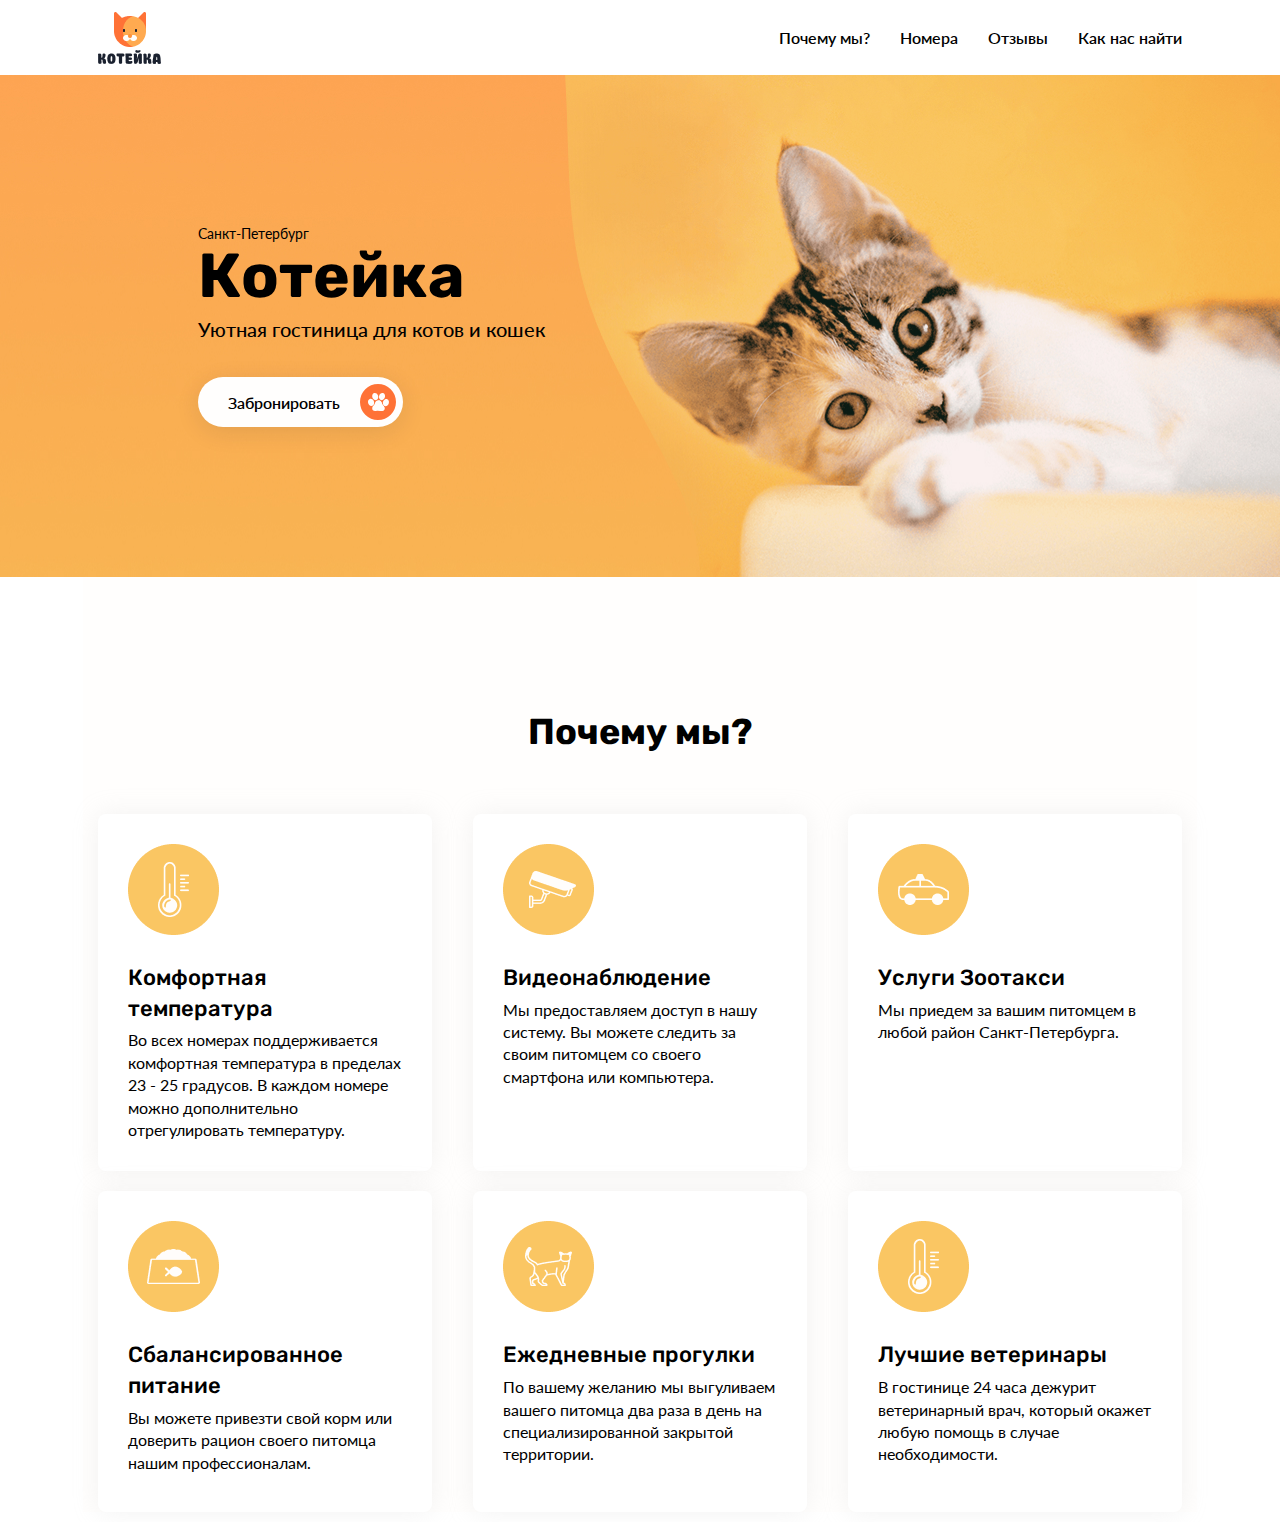
<file: index.html>
<!DOCTYPE html>
<html lang="zxx">

<head>
  <meta charset="UTF-8">
  <meta name="viewport" content="width=device-width, initial-scale=1.0">
  <link rel="apple-touch-icon" sizes="180x180" href="img/favicon/apple-touch-icon.png">
  <link rel="icon" type="image/png" sizes="32x32" href="img/favicon/favicon-32x32.png">
  <link rel="icon" type="image/png" sizes="16x16" href="img/favicon/favicon-16x16.png">
  <link rel="manifest" href="img/favicon/site.webmanifest">
  <link rel="shortcut icon" href="img/favicon/favicon.ico">
  <meta name="msapplication-TileColor" content="#da532c">
  <meta name="msapplication-config" content="img/favicon/browserconfig.xml">
  <meta name="theme-color" content="#ffffff">
  <link rel="stylesheet" href="css/normalize.css">
  <link rel="stylesheet" href="css/style.css">
  <title>Котейка</title>
</head>

<body class="page">
  <header class="container header flex">
    <a href="#" class="logo logo-link logo-header">
      <img src="img/logo-hotelCats.png" alt="Уютная гостиница для котов и кошек 'Котейка'" class="logo-img">
    </a>
    <nav class="heder-nav">
      <ul class="nav-items flex">
        <li class="nav-item"><a href="#" class="nav-link link">Почему мы?</a></li>
        <li class="nav-item"><a href="#" class="nav-link link">Номера</a></li>
        <li class="nav-item"><a href="#" class="nav-link link">Отзывы</a></li>
        <li class="nav-item"><a href="#" class="nav-link link">Как нас найти</a></li>
      </ul>
    </nav>
  </header>
  <main>
    <section class="hero container">
      <div class="hero-content">
        <p class="hero-place">Санкт-Петербург</p>
        <h1 class="title hero-title">Котейка</h1>
        <p class="hero-description">Уютная гостиница для котов и кошек</p>
        <a href="#" class="hero-btn btn btn__light btn__big">Забронировать
          <svg class="btn-icon" width="36" height="36" viewBox="0 0 36 36" xmlns="http://www.w3.org/2000/svg">
            <path
              d="M36 18C36 22.8079 34.1277 27.3277 30.7279 30.7279C27.329 34.1268 22.8093 35.9992 18.0022 36H18C13.1921 36 8.67151 34.1277 5.27206 30.7279C1.87234 27.3277 0 22.8079 0 18C0 13.1921 1.87234 8.67151 5.27206 5.27206C8.67151 1.87234 13.1921 0 18 0H18.0022C22.8093 0.000823978 27.329 1.87317 30.7279 5.27206C34.1277 8.67151 36 13.1921 36 18Z"
              fill="#FF7236" />
            <path
              d="M24.8031 15.5246C21.8387 17.2247 22.3435 22.1874 25.5591 22.1874C26.9459 22.1874 28.1462 21.1449 28.6806 19.812C29.9148 16.7336 27.3483 14.0644 24.8031 15.5246Z"
              fill="#FFFEFD" />
            <path
              d="M21.7585 16.1391C25.3153 16.1391 26.3803 10.0992 23.0011 9.10622C21.4616 8.65395 19.7109 9.73914 19.1486 11.7229C18.5177 13.9463 19.7589 16.1391 21.7585 16.1391Z"
              fill="#FFFEFD" />
            <path
              d="M20.8437 26.8903C20.3498 26.7537 19.4731 26.6658 18.5555 26.6531C17.5855 26.6389 16.57 26.7084 15.9129 26.8903C14.1382 27.3847 11.7235 26.1886 12.2533 23.7045C12.7434 21.408 14.5042 21.5389 14.9206 19.3625C15.3402 17.163 16.9706 16.1015 18.5555 16.1844C20.0223 16.2614 21.4499 17.3192 21.8389 19.363C22.2529 21.5409 24.0101 21.4088 24.4994 23.7045C25.0312 26.1906 22.6114 27.3802 20.8437 26.8903Z"
              fill="#FFFEFD" />
            <path
              d="M15.4986 16.1393C16.5047 16.1393 17.3687 15.555 17.8489 14.6607C19.2762 12.0014 16.932 8.32 14.2557 9.10841C10.8707 10.1041 11.9437 16.1393 15.4986 16.1393Z"
              fill="#FFFEFD" />
            <path
              d="M13.8909 20.2099C15.033 17.4156 12.3259 14.0023 9.74052 15.0763C6.62626 16.3698 7.99979 21.9487 11.424 21.9487C12.523 21.9487 13.4568 21.2722 13.8909 20.2099Z"
              fill="#FFFEFD" />
            <path
              d="M20.8437 26.8902C20.3497 26.7537 19.473 26.6657 18.5554 26.653V16.1844C20.0223 16.2614 21.4498 17.3192 21.8388 19.363C22.2528 21.5408 24.01 21.4087 24.4994 23.7045C25.0311 26.1905 22.6113 27.3801 20.8437 26.8902Z"
              fill="#FFFEFD" />
          </svg>
        </a>
      </div>
      <!-- /.hero-content -->
    </section>

    <section class="why">
      <h2 class="title why-title">Почему мы?</h2>
      <ul class="flex why-items">
        <li class="why-item">
          <img src="img/icon-1.png" alt="Картинка" class="why-icon">
          <h3 class="why-title__item title">Комфортная температура</h3>
          <p class="why-text">Во всех номерах поддерживается комфортная температура в пределах 23 - 25 градусов. В каждом номере можно дополнительно отрегулировать температуру. </p>
        </li>
        <li class="why-item">
          <img src="img/icon-2.png" alt="Картинка" class="why-icon">
          <h3 class="why-title__item title">Видеонаблюдение</h3>
          <p class="why-text">Мы предоставляем доступ в нашу систему. Вы можете следить за своим питомцем со своего смартфона или компьютера.</p>
        </li>
        <li class="why-item">
          <img src="img/icon-3.png" alt="Картинка" class="why-icon">
          <h3 class="why-title__item title">Услуги Зоотакси</h3>
          <p class="why-text">Мы приедем за вашим питомцем в любой район Санкт-Петербурга.</p>
        </li>
        <li class="why-item">
          <img src="img/icon-4.png" alt="Картинка" class="why-icon">
          <h3 class="why-title__item title">Сбалансированное питание</h3>
          <p class="why-text">Вы можете привезти свой корм или доверить рацион своего питомца нашим профессионалам.</p>
        </li>
        <li class="why-item">
          <img src="img/icon-5.png" alt="Картинка" class="why-icon">
          <h3 class="why-title__item title">Ежедневные прогулки</h3>
          <p class="why-text">По вашему желанию мы выгуливаем вашего питомца два раза в день на специализированной закрытой территории.</p>
        </li>
        <li class="why-item">
          <img src="img/icon-1.png" alt="Картинка" class="why-icon">
          <h3 class="why-title__item title">Лучшие ветеринары</h3>
          <p class="why-text">В гостинице 24 часа дежурит ветеринарный врач, который окажет любую помощь в случае необходимости.</p>
        </li>
    </ul>
  </section>
  
  </main>
</body>

</html>
</file>
<file: css/style.css>
/*  ! Warning */
/* todo:   */
/* ? ??? */
/* /// Что Это? */
/* * Звёздочка  */
/* blah-blah */

@font-face {
  font-family: 'Lato';
  src:  url('../fonts/lato_light-300.woff2') format('woff2'),
          url('../fonts/lato_light_300.woff') format('woff');
  font-weight: 300;
  font-style: normal;
}
@font-face {
  font-family: 'Lato';
  src: url('../fonts/lato_regular-400.woff2') format('woff2'),
        url('latoregular.woff') format('woff');
  font-weight: 400;
  font-style: normal;
}
@font-face {
  font-family: 'Lato';
  src: url('../fonts/lato_medium-500.woff2') format('woff2'),
        url('../fonts/lato_medium-500.woff') format('woff');
  font-weight: 500;
  font-style: normal;
}
@font-face {
  font-family: 'Lato';
  src: url('../fonts/lato_semibold-600.woff2') format('woff2'),
        url('../fonts/lato_semibold-600.woff') format('woff');
  font-weight: 600;
  font-style: normal;
}
@font-face {
  font-family: 'Lato';
  src: url('../fonts/lato_bold-700.woff2') format('woff2'),
        url('../fonts/lato_bold-700.woff') format('woff');
  font-weight: 700;
  font-style: normal;
}

@font-face {
  font-family: 'Rubik';
  src: url('../fonts/rubik_medium-500.woff2') format('woff2'),
          url('../fonts/rubik_medium-500.woff') format('woff');
  font-weight: 500;
  font-style: normal;
}
@font-face {
  font-family: 'Rubik';
  src: url('../fonts/rubik_bold-700.woff2') format('woff2'),
          url('../fonts/rubik_bold-700.woff') format('woff');
  font-weight: 700;
  font-style: normal;
}

@font-face {
  font-family: 'Boomboom';
  src: url('../fonts/boomboom.woff2') format('woff2'),
          url('../fonts/boomboom.woff') format('woff');
  font-weight: normal;
  font-style: normal;
}



/*  * Сброс стилей */

* {
  box-sizing: border-box;
  margin: 0;
  padding: 0;
}

a {
  display: inline-block;
  color: inherit;
  text-decoration: none;
  text-align: center; /* ? */
}

ul {
  list-style-type: none;
}

h1 {
  margin: 0;
}

button {
  -webkit-appearance: none;
     -moz-appearance: none;
              appearance: none;
  padding: 0;
  border: none;
  font: inherit;
  color: inherit;
  border: 0;
  border-radius: 0;
  background: #ccc;
  /* background-color: transparent; */
  cursor: pointer;
}

/* * Common Styles */

.visually-hidden {
  position: absolute;
  width: 1px;
  height: 1px;
  margin: -1px;
  border: 0;
  padding: 0;
  white-space: nowrap;
  clip-path: inset(100%);
  clip: rect(0 0 0 0);
  overflow: hidden;
}

.page {
  max-width: 1366px;
  margin: 0 auto;
  font-family: 'Lato';
  font-weight: 400;
  font-style: normal;
  font-size: 16px;
  line-height: 1.187;
  
}

.container {
  padding: 0 98px;
}

.flex {
  display: flex;
  justify-content: space-between;
  align-items: center;
  flex-wrap: wrap;
}

.title {
  font-family: 'Rubik';
  font-size: 36px;
  font-weight: 700;
  font-style: normal;
  line-height: 1.187;
}

/*  * Styled Button */
.btn {
  display: inline-flex;
  align-items: center;
  min-width: 122px;
  border-radius: 25px;
  font-family: 'Lato';
  font-style: normal;
  font-weight: 600;
  font-size: 16px;
  line-height: 19px;
}
.btn__big {
  padding: 7px 7px 7px 30px;
}
.btn__light {
  background: #fffefd;
  box-shadow: 0px 5px 25px rgba(26, 33, 47, 0.1);
}
.btn-icon {
  margin-left: 20px;
}

/*  * Header */
.header {
}
.logo {
  display: block;
  line-height: 0;
}
.heder-nav {
  margin-right: -15px;
}
.nav-items {
}
.nav-link {
padding: 28px 15px;
font-weight: 600;
line-height: 19px;
}

/* * Hero */

.hero {
  padding: 150px 198px;
  background: url('../img/koteyka-HotelCats.jpg') no-repeat;
}
.hero-content {
}
.hero-place {
  font-size: 14px;
  line-height: 17px;
}
.hero-title {
  margin-bottom: 8px;
  font-family: 'Rubik';
  font-weight: 700;
  font-size: 62px;
  line-height: 1.1;
}

.hero-description {
  margin-bottom: 37px;
  font-weight: 500;
  font-size: 20px;
  line-height: 1.1;
}

/*  * Section Why */
.why {
  align-content: flex-end;
  margin: 0 83px;
  padding-top: 134px;
  background: #FFFEFD;
}
.why-title {
  text-align: center;
  margin-bottom: 60px;
}
.why-items {
  align-items: stretch;
  margin: -10px 0;
}
.why-item {
  display: block;
  flex: 0 0 30%;
  margin: 10px 15px;
  padding: 30px;
  min-height: 321px;
  background: #FFFFFF;
box-shadow: 0px 0px 25px rgba(208, 208, 208, 0.25);
border-radius: 8px;

/* outline: 1px solid orange; */
}
.why-icon {
  margin-bottom: 25px;
}
.why-title__item {
  margin-bottom: 5px;
  font-family: 'Rubik';
font-style: normal;
font-weight: 500;
font-size: 22px;
line-height: 140%;
}
.why-text{
  line-height: 1.400;
}
</file>
